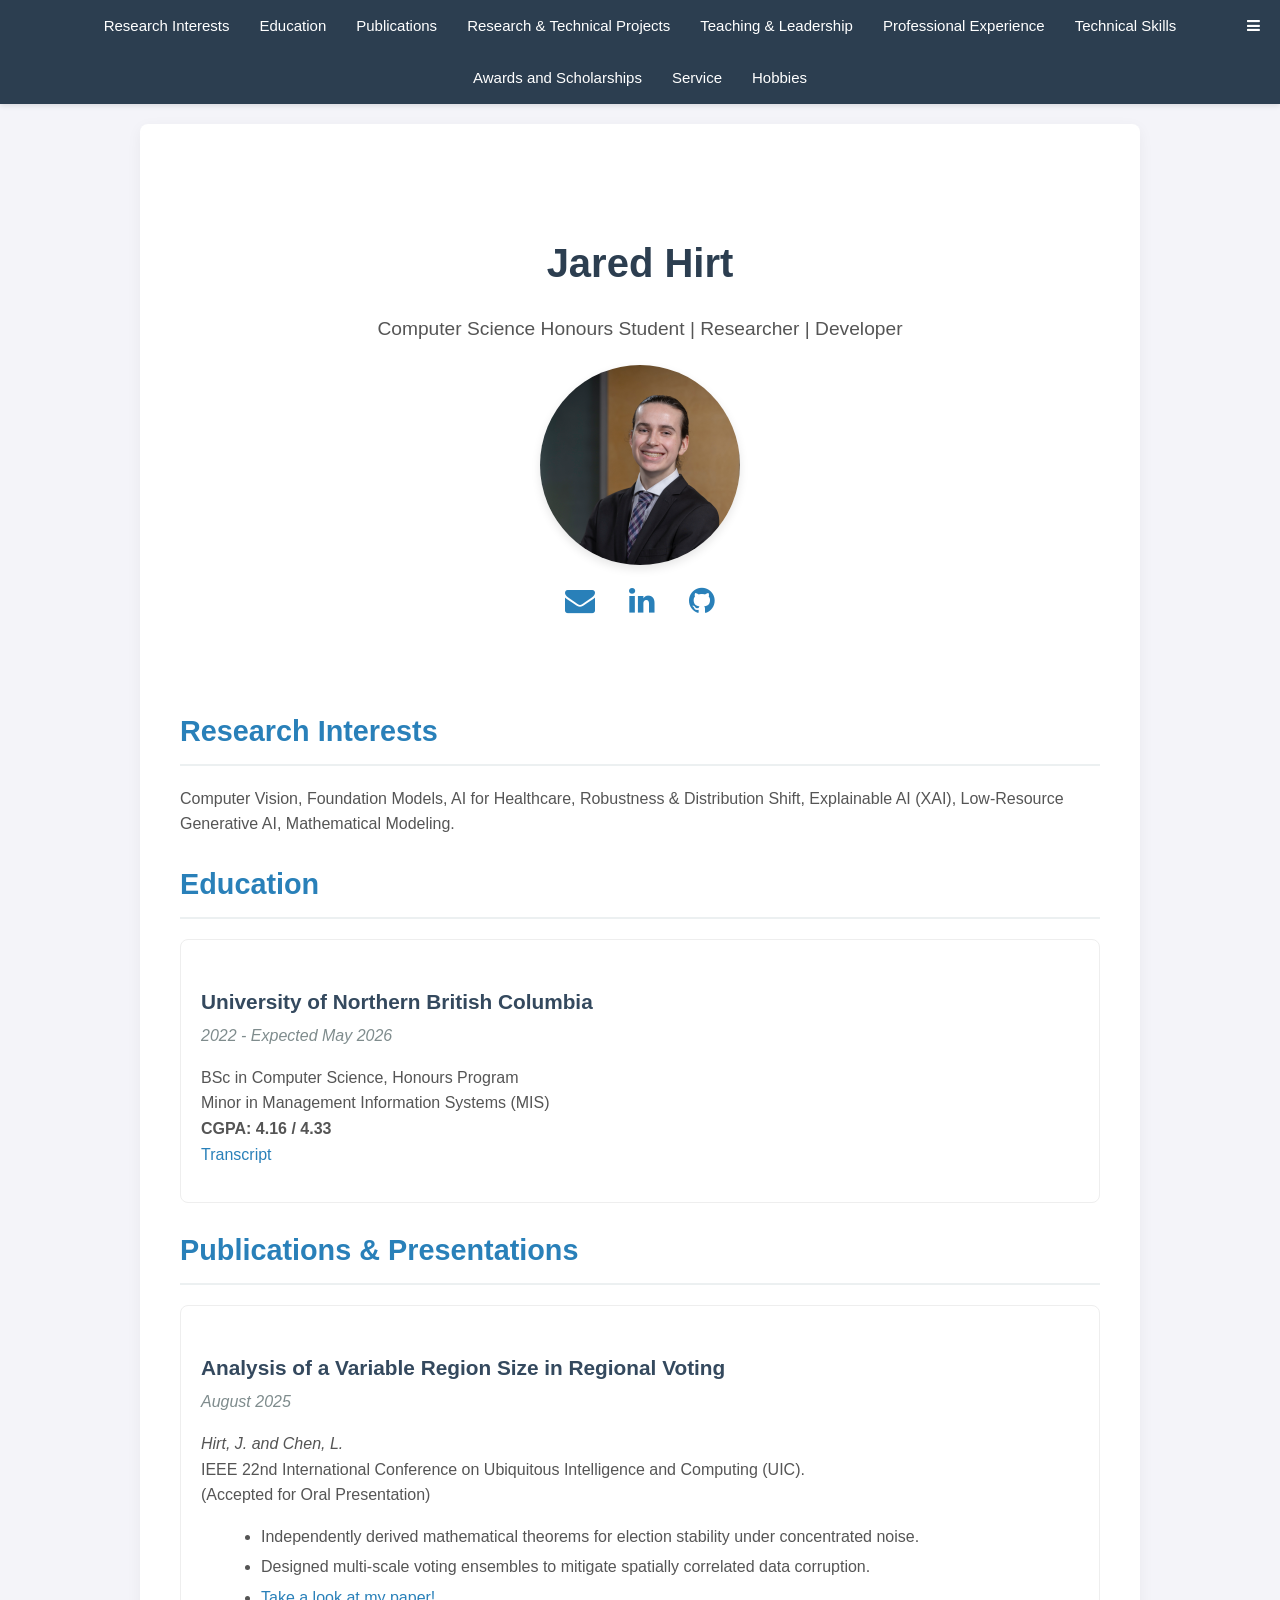
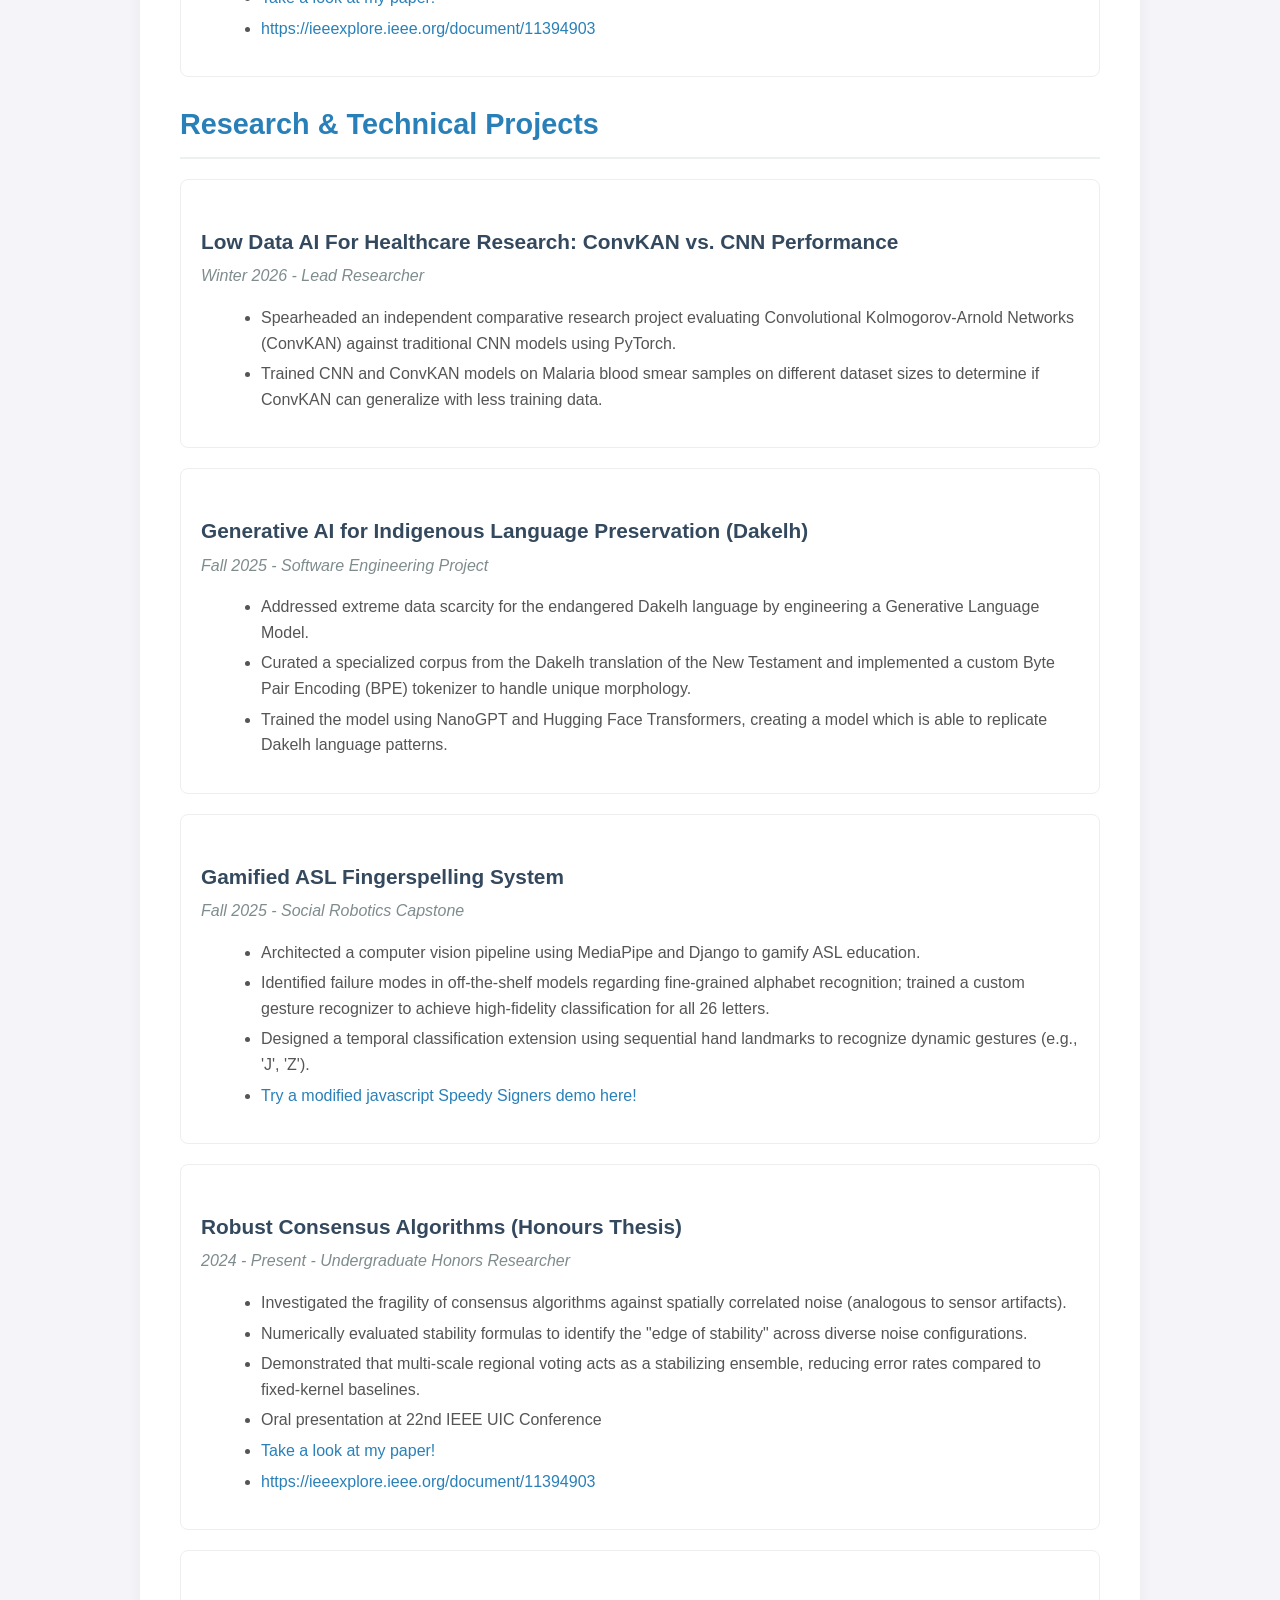
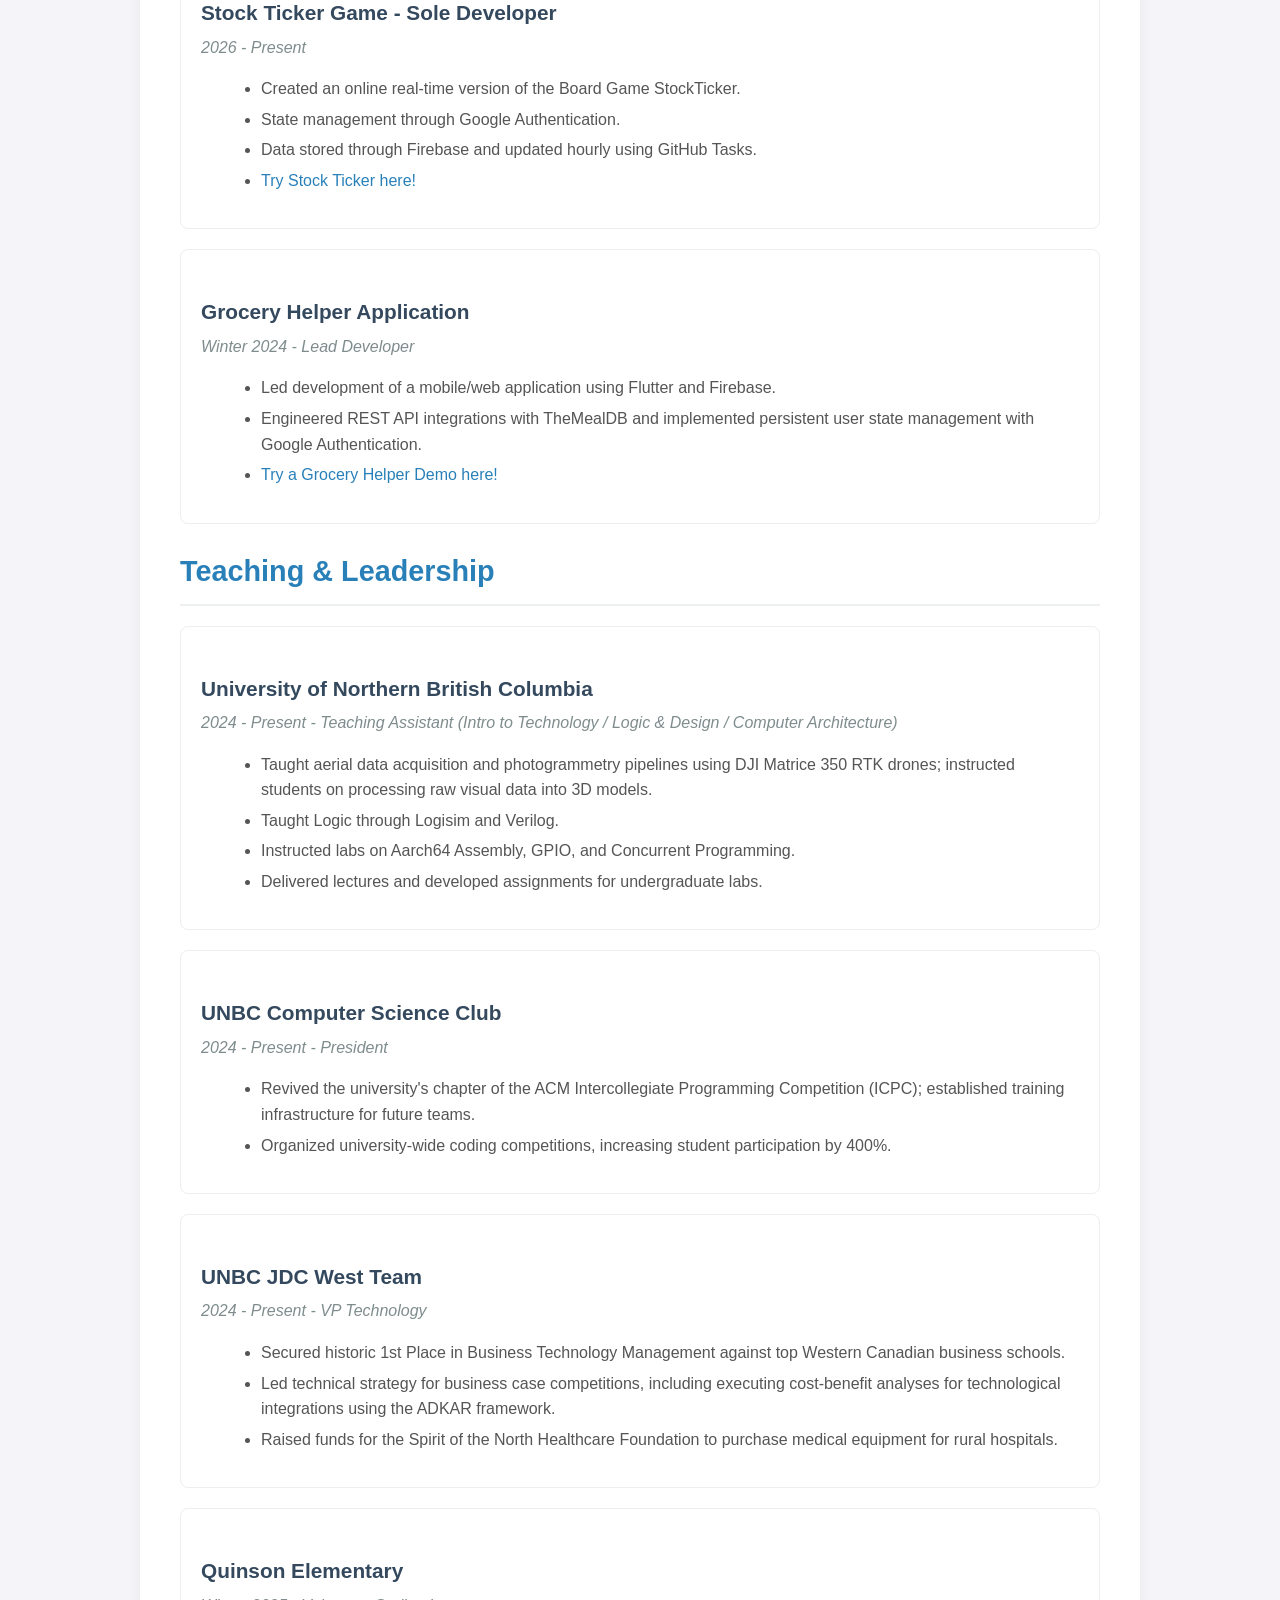
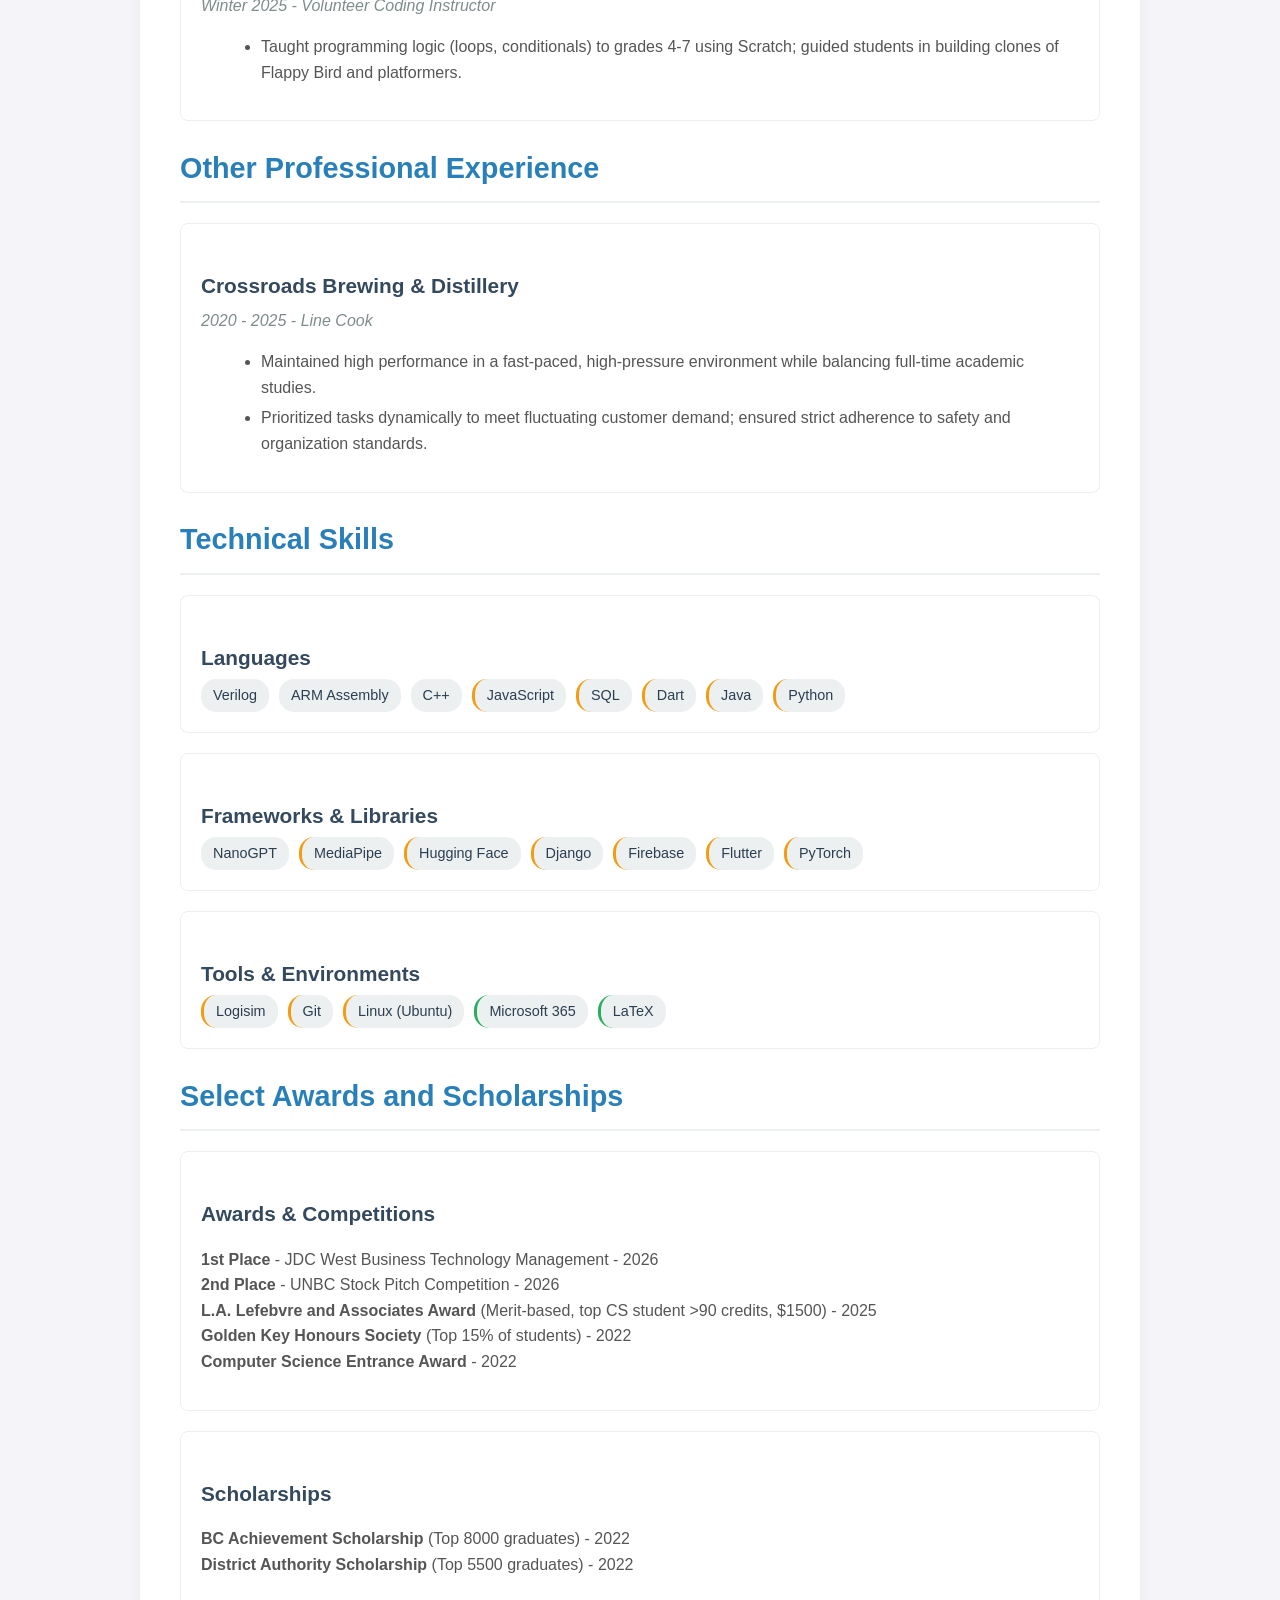
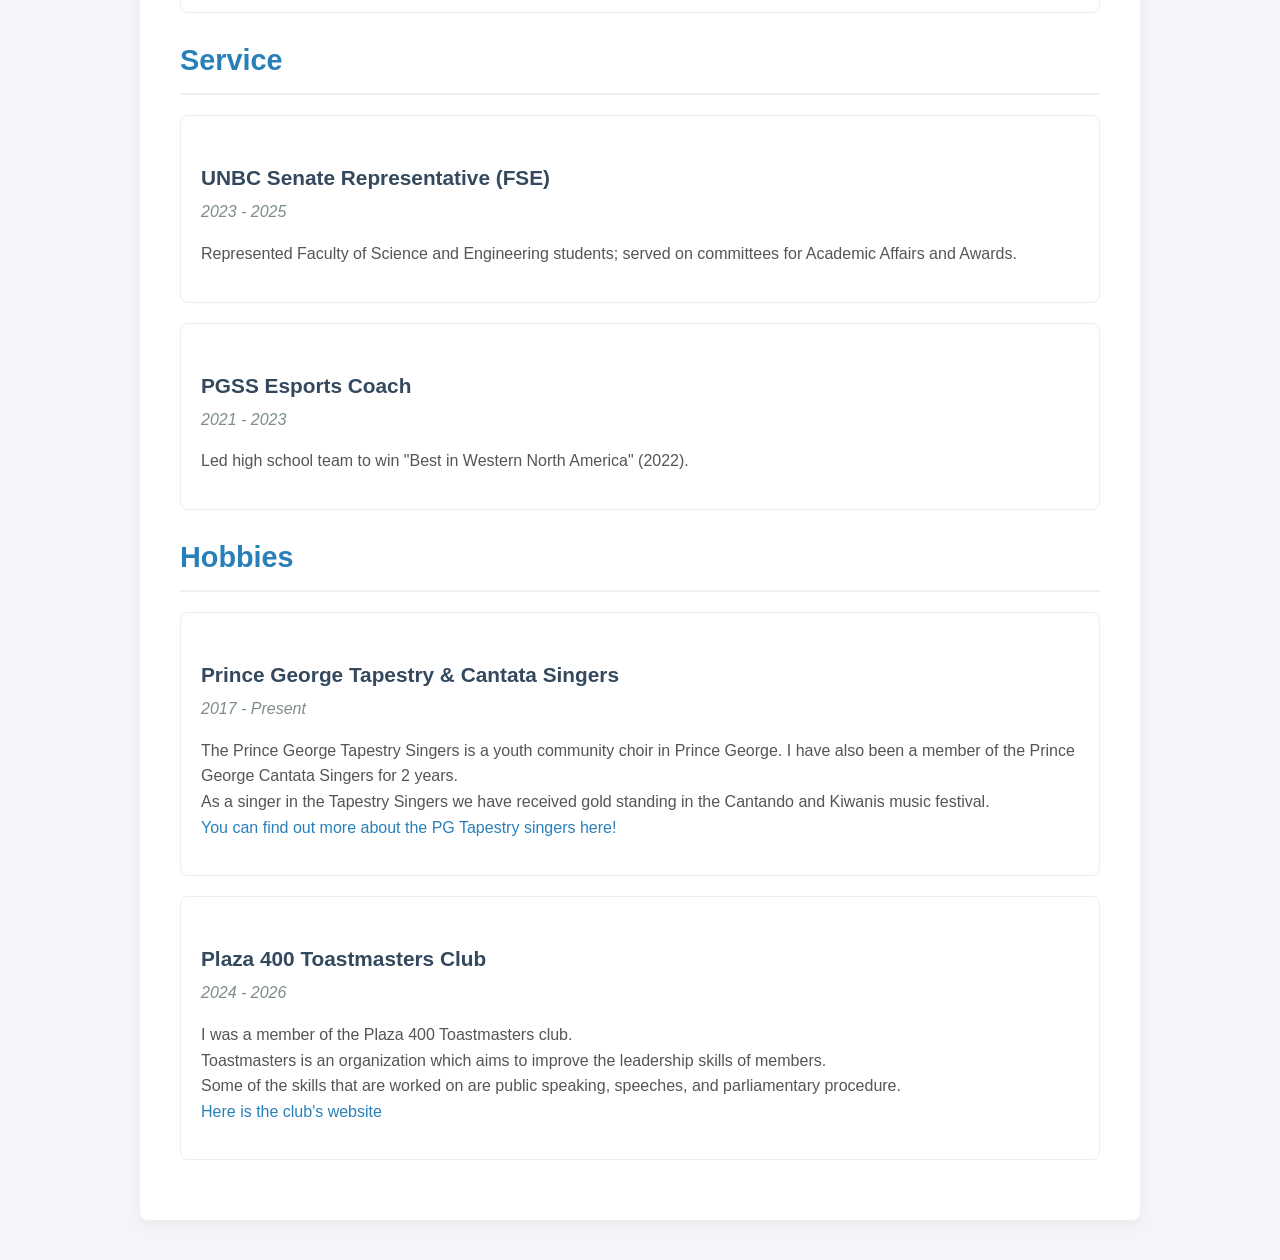
<file: index.html>
<!DOCTYPE html>
<html lang="en">
    <head>
        <meta charset="UTF-8">
        <title>Jared Hirt's Website</title>
        <link rel="stylesheet" href="mystyle.css">
        <link rel="stylesheet" href="https://cdnjs.cloudflare.com/ajax/libs/font-awesome/4.7.0/css/font-awesome.min.css">
        <meta name="viewport" content="width=device-width, initial-scale=1.0">
    </head>

    <body>
        <div class="topnav">
            <a href="" class="active">Home</a>
            <div id="myLinks">
                <a href="#ResearchInterests" onclick="myFunction()">Research Interests</a>
                <a href="#Education" onclick="myFunction()">Education</a>
                <a href="#Publications" onclick="myFunction()">Publications</a>
                <a href="#ResearchProjects" onclick="myFunction()">Research & Technical Projects</a>
                <a href="#TeachingLeadership" onclick="myFunction()">Teaching & Leadership</a>
                <a href="#ProfessionalExperience" onclick="myFunction()">Professional Experience</a>
                <a href="#TechnicalSkills" onclick="myFunction()">Technical Skills</a>
                <a href="#AwardsandScholarships" onclick="myFunction()">Awards and Scholarships</a>
                <a href="#Service" onclick="myFunction()">Service</a>
                <a href="#Hobbies" onclick="myFunction()">Hobbies</a>
            </div>
            <a href="javascript:void(0);" class="icon" onclick="myFunction()">
                <i class="fa fa-bars"></i>
            </a>
        </div>

        <div class="container">
            <div class="center">
                <h1>Jared Hirt</h1>
                <p style="font-size: 1.2em; color: #555;">Computer Science Honours Student | Researcher | Developer</p>
                
                <img src="Headshot.JPG" alt="Jared Hirt Headshot">
                
                <div class="social-links" style="margin-top: 20px;">
                    <a href="mailto:JaredHirt@hotmail.com" title="Email"><i class="fa fa-envelope" style="font-size:30px; margin: 0 15px;"></i></a>
                    <a href="https://ca.linkedin.com/in/jared-hirt" title="LinkedIn"><i class="fa fa-linkedin" style="font-size:30px; margin: 0 15px;"></i></a>
                    <a href="https://github.com/JaredHirt" title="GitHub"><i class="fa fa-github" style="font-size:30px; margin: 0 15px;"></i></a>
                </div>
            </div>

            <br>
        
            <h2 id="ResearchInterests">
                Research Interests
                <br>
            </h2>
            <p>
                Computer Vision, Foundation Models, AI for Healthcare, Robustness & Distribution Shift, Explainable AI (XAI), Low-Resource Generative AI, Mathematical Modeling.
            </p>

            <h2 id="Education">
                Education
                <br>
            </h2>
            <div class="project-grid">
                <div class="project-card">
                    <h3>
                        University of Northern British Columbia 
                    </h3>
                    <h4>
                        2022 - Expected May 2026
                    </h4>
                    <p>
                        BSc in Computer Science, Honours Program <br>
                        Minor in Management Information Systems (MIS) <br>
                        <b>CGPA: 4.16 / 4.33</b> 
                        <br>
                        <a href="Transcript.pdf">Transcript</a>
                    </p>
                </div>
            </div>

            <h2 id="Publications">
                Publications & Presentations
                <br>
            </h2>
            <div class="project-grid">
                <div class="project-card">
                    <h3>
                        Analysis of a Variable Region Size in Regional Voting
                    </h3>
                    <h4>
                        August 2025
                    </h4>
                    <p>
                        <i>Hirt, J. and Chen, L.</i> <br>
                        IEEE 22nd International Conference on Ubiquitous Intelligence and Computing (UIC). <br>
                        (Accepted for Oral Presentation)
                    </p>
                    <ul>
                        <li>Independently derived mathematical theorems for election stability under concentrated noise.</li>
                        <li>Designed multi-scale voting ensembles to mitigate spatially correlated data corruption.</li>
                        <li> <a href="thesis.pdf">Take a look at my paper!</a> </li>
                        <li> <a href="https://ieeexplore.ieee.org/document/11394903">https://ieeexplore.ieee.org/document/11394903</a></li>
                    </ul>
                </div>
            </div>

            <h2 id="ResearchProjects">
                Research & Technical Projects
                <br>
            </h2>
            <div class="project-grid">
                <div class="project-card">
                    <h3>
                        Low Data AI For Healthcare Research: ConvKAN vs. CNN Performance
                    </h3>
                    <h4>
                        Winter 2026 - Lead Researcher
                    </h4>
                    <ul>
                        <li>Spearheaded an independent comparative research project evaluating Convolutional Kolmogorov-Arnold Networks (ConvKAN) against traditional CNN models using PyTorch.</li>
                        <li>Trained CNN and ConvKAN models on Malaria blood smear samples on different dataset sizes to determine if ConvKAN can generalize with less training data.</li>
                    </ul>
                </div>

                <div class="project-card">
                    <h3>
                        Generative AI for Indigenous Language Preservation (Dakelh)
                    </h3>
                    <h4>
                        Fall 2025 - Software Engineering Project
                    </h4>
                    <ul>
                        <li>Addressed extreme data scarcity for the endangered Dakelh language by engineering a Generative Language Model.</li>
                        <li>Curated a specialized corpus from the Dakelh translation of the New Testament and implemented a custom Byte Pair Encoding (BPE) tokenizer to handle unique morphology.</li>
                        <li>Trained the model using NanoGPT and Hugging Face Transformers, creating a model which is able to replicate Dakelh language patterns.</li>
                    </ul>
                </div>

                <div class="project-card">
                    <h3>
                        Gamified ASL Fingerspelling System
                    </h3>
                    <h4>
                        Fall 2025 - Social Robotics Capstone
                    </h4>
                    <ul>
                        <li>Architected a computer vision pipeline using MediaPipe and Django to gamify ASL education.</li>
                        <li>Identified failure modes in off-the-shelf models regarding fine-grained alphabet recognition; trained a custom gesture recognizer to achieve high-fidelity classification for all 26 letters.</li>
                        <li>Designed a temporal classification extension using sequential hand landmarks to recognize dynamic gestures (e.g., 'J', 'Z').</li>
                        <li><a href="projects/ASL/index.html">Try a modified javascript Speedy Signers demo here!</a></li>
                    </ul>
                </div>

                <div class="project-card">
                    <h3>
                        Robust Consensus Algorithms (Honours Thesis)
                    </h3>
                    <h4>
                        2024 - Present - Undergraduate Honors Researcher
                    </h4>
                    <ul>
                        <li>Investigated the fragility of consensus algorithms against spatially correlated noise (analogous to sensor artifacts).</li>
                        <li>Numerically evaluated stability formulas to identify the "edge of stability" across diverse noise configurations.</li>
                        <li>Demonstrated that multi-scale regional voting acts as a stabilizing ensemble, reducing error rates compared to fixed-kernel baselines.</li>
                        <li> Oral presentation at 22nd IEEE UIC Conference </li>
                        <li> <a href="thesis.pdf">Take a look at my paper!</a> </li>
                        <li> <a href="https://ieeexplore.ieee.org/document/11394903">https://ieeexplore.ieee.org/document/11394903</a></li>
                    </ul>
                </div>
                <div class="project-card">
                    <h3>
                        Stock Ticker Game - Sole Developer
                    </h3>
                    <h4>
                        2026 - Present
                    </h4>
                    <ul>
                        <li>Created an online real-time version of the Board Game StockTicker.</li>
                        <li>State management through Google Authentication.</li>
                        <li>Data stored through Firebase and updated hourly using GitHub Tasks. </li>
                        <li><a href="https://jared.hirt.ca/stockticker/index.html">Try Stock Ticker here!</a></li>
                    </ul>
                </div>

                <div class="project-card">
                    <h3>
                        Grocery Helper Application
                    </h3>
                    <h4>
                        Winter 2024 - Lead Developer
                    </h4>
                    <ul>
                        <li>Led development of a mobile/web application using Flutter and Firebase.</li>
                        <li>Engineered REST API integrations with TheMealDB and implemented persistent user state management with Google Authentication.</li>
                        <li><a href="flutter/groceryhelper/index.html">Try a Grocery Helper Demo here!</a></li>
                    </ul>
                </div>
            </div>

            <h2 id="TeachingLeadership">
                Teaching & Leadership
                <br>
            </h2>
            <div class="project-grid">
                <div class="project-card">
                    <h3>
                        University of Northern British Columbia
                    </h3>
                    <h4>
                        2024 - Present - Teaching Assistant (Intro to Technology / Logic & Design / Computer Architecture)
                    </h4>
                    <ul>
                        <li>Taught aerial data acquisition and photogrammetry pipelines using DJI Matrice 350 RTK drones; instructed students on processing raw visual data into 3D models.</li>
                        <li>Taught Logic through Logisim and Verilog.</li>
                        <li>Instructed labs on Aarch64 Assembly, GPIO, and Concurrent Programming.</li>
                        <li>Delivered lectures and developed assignments for undergraduate labs.</li>
                    </ul>
                </div>

                <div class="project-card">
                    <h3>
                        UNBC Computer Science Club
                    </h3>
                    <h4>
                        2024 - Present - President
                    </h4>
                    <ul>
                        <li>Revived the university's chapter of the ACM Intercollegiate Programming Competition (ICPC); established training infrastructure for future teams.</li>
                        <li>Organized university-wide coding competitions, increasing student participation by 400%.</li>
                    </ul>
                </div>

                <div class="project-card">
                    <h3>
                        UNBC JDC West Team
                    </h3>
                    <h4>
                        2024 - Present - VP Technology
                    </h4>
                    <ul>
                        <li>Secured historic 1st Place in Business Technology Management against top Western Canadian business schools.</li>
                        <li>Led technical strategy for business case competitions, including executing cost-benefit analyses for technological integrations using the ADKAR framework.</li>
                        <li>Raised funds for the Spirit of the North Healthcare Foundation to purchase medical equipment for rural hospitals.</li>
                    </ul>
                </div>

                <div class="project-card">
                    <h3>
                        Quinson Elementary
                    </h3>
                    <h4>
                        Winter 2025 - Volunteer Coding Instructor
                    </h4>
                    <ul>
                        <li>Taught programming logic (loops, conditionals) to grades 4-7 using Scratch; guided students in building clones of Flappy Bird and platformers.</li>
                    </ul>
                </div>
            </div>

            <h2 id="ProfessionalExperience">
                Other Professional Experience
                <br>
            </h2>
            <div class="project-grid">
                <div class="project-card">
                    <h3>
                        Crossroads Brewing & Distillery
                    </h3>
                    <h4>
                        2020 - 2025 - Line Cook
                    </h4>
                    <ul>
                        <li>Maintained high performance in a fast-paced, high-pressure environment while balancing full-time academic studies.</li>
                        <li>Prioritized tasks dynamically to meet fluctuating customer demand; ensured strict adherence to safety and organization standards.</li>
                    </ul>
                </div>
            </div>

            <h2 id="TechnicalSkills">Technical Skills</h2>
            <div class="project-grid">
                <div class="project-card skill-category">
                    <h3>Languages</h3>
                    <div class="tags">
                        <span class="tag beginner">Verilog</span>
                        <span class="tag beginner">ARM Assembly</span>
                        <span class="tag beginner">C++</span>
                        <span class="tag intermediate">JavaScript</span>
                        <span class="tag intermediate">SQL</span>
                        <span class="tag intermediate">Dart</span>
                        <span class="tag intermediate">Java</span>
                        <span class="tag intermediate">Python</span>
                    </div>
                </div>
                <div class="project-card skill-category">
                    <h3>Frameworks & Libraries</h3>
                    <div class="tags">
                        <span class="tag beginner">NanoGPT</span>
                        <span class="tag intermediate">MediaPipe</span>
                        <span class="tag intermediate">Hugging Face</span>
                        <span class="tag intermediate">Django</span>
                        <span class="tag intermediate">Firebase</span>
                        <span class="tag intermediate">Flutter</span>
                        <span class="tag intermediate">PyTorch</span>
                    </div>
                </div>
                <div class="project-card skill-category">
                    <h3>Tools & Environments</h3>
                    <div class="tags">
                        <span class="tag intermediate">Logisim</span>
                        <span class="tag intermediate">Git</span>
                        <span class="tag intermediate">Linux (Ubuntu)</span>
                        <span class="tag advanced">Microsoft 365</span>
                        <span class="tag advanced">LaTeX</span>
                    </div>
                </div>
            </div>

            <h2 id="AwardsandScholarships">
                Select Awards and Scholarships
                <br>
            </h2>
            <div class="project-grid">
                <div class="project-card">
                    <h3>
                        Awards & Competitions
                    </h3>
                    <p>
                        <b>1st Place</b> - JDC West Business Technology Management - 2026 <br>
                        <b>2nd Place</b> - UNBC Stock Pitch Competition - 2026 <br>
                        <b>L.A. Lefebvre and Associates Award</b> (Merit-based, top CS student >90 credits, $1500) - 2025 <br>
                        <b>Golden Key Honours Society</b> (Top 15% of students) - 2022 <br>
                        <b>Computer Science Entrance Award</b> - 2022
                    </p>
                </div>

                <div class="project-card">
                    <h3>
                        Scholarships
                    </h3>
                    <p>
                        <b>BC Achievement Scholarship</b> (Top 8000 graduates) - 2022 <br>
                        <b>District Authority Scholarship</b> (Top 5500 graduates) - 2022
                    </p>
                </div>
            </div>

            <h2 id="Service">
                Service
                <br>
            </h2>
            <div class="project-grid">
                <div class="project-card">
                    <h3>
                        UNBC Senate Representative (FSE)
                    </h3>
                    <h4>
                        2023 - 2025
                    </h4>
                    <p>
                        Represented Faculty of Science and Engineering students; served on committees for Academic Affairs and Awards.
                    </p>
                </div>

                <div class="project-card">
                    <h3>
                        PGSS Esports Coach
                    </h3>
                    <h4>
                        2021 - 2023
                    </h4>
                    <p>
                        Led high school team to win "Best in Western North America" (2022).
                    </p>
                </div>
            </div>

            <h2 id="Hobbies">
                Hobbies
                <br>
            </h2>
            <div class="project-grid">
                <div class="project-card">
                    <h3>
                        Prince George Tapestry & Cantata Singers
                    </h3>
                    <h4>
                        2017 - Present
                    </h4>
                    <p>
                        The Prince George Tapestry Singers is a youth community choir in Prince George. I have also been a member of the Prince George Cantata Singers for 2 years. <br>
                        As a singer in the Tapestry Singers we have received gold standing in the Cantando and Kiwanis music festival. <br>
                        <a href="https://pgtapestry.ca/about-us/senior-singers">You can find out more about the PG Tapestry singers here!</a>
                    </p>
                </div>
            
                <div class="project-card">
                    <h3>
                        Plaza 400 Toastmasters Club
                    </h3>
                    <h4>
                        2024 - 2026
                    </h4>
                    <p>
                        I was a member of the Plaza 400 Toastmasters club. <br>
                        Toastmasters is an organization which aims to improve the leadership skills of members. <br>
                        Some of the skills that are worked on are public speaking, speeches, and parliamentary procedure.<br>
                        <a href="https://plaza400.toastmastersclubs.org/">Here is the club's website</a>
                    </p>
                </div>
            </div>

        </div>
        
        <script>
            function myFunction() {
                var x = document.getElementById("myLinks");
                if (x.style.display === "block") {
                    x.style.display = "none";
                } else {
                    x.style.display = "block";
                }
            }
        </script>
    </body>
</html>
</file>
<file: mystyle.css>
* {
    box-sizing: border-box;
}
html {
    scroll-behavior: smooth;
    scroll-padding-top: 70px; /* This fixes the sticky header covering text problem */
}
body {
    margin: 0;
    padding: 0;
    display: flex;
    flex-direction: column;
    align-items: center; /* Centers vertically (optional) */
    min-height: 100vh; /* Ensures full viewport height */
    background-color: #f4f4f9; /* Softer background color */
    font-family: 'Segoe UI', Tahoma, Geneva, Verdana, sans-serif;
    color: #333; /* Darker text for readability */
    line-height: 1.6;
}


/* Style the navigation menu */
.topnav {
    background-color: #2c3e50; /* Modern dark blue */
    position: sticky; /* Sticky instead of fixed for better mobile handling */
    top: 0;
    width: 100%;
    z-index: 1000;
    box-shadow: 0 2px 5px rgba(0,0,0,0.1);
}

/* Hide the links inside the navigation menu (except for logo/home) */
.topnav #myLinks {
    display: none;
    flex-direction: column; /* Stack on mobile */
    width: 100%;
}

/* Show links on larger screens */
@media screen and (min-width: 768px) {
    .topnav {
        display: flex;
        justify-content: center; /* Center nav items */
        align-items: center;
    }
    .topnav #myLinks {
        display: flex;
        flex-direction: row;
        width: auto;
        background: none;
        position: static;
        flex-wrap: wrap; /* Allow wrapping if needed */
        justify-content: center; /* Center items */
    }
    .topnav a.icon {
        display: none; /* Hide hamburger on desktop */
    }
    .topnav a.active {
        display: none; /* Hide separate "Home" link on desktop if redundant */
    }
}


/* Style navigation menu links */
.topnav a {
    color: white;
    padding: 14px 15px; /* Slightly reduced padding */
    text-decoration: none;
    font-size: 15px; /* Slightly smaller font size */
    font-weight: 500;
    transition: background-color 0.3s;
    white-space: nowrap; /* Prevent text wrapping */
}

/* Style the hamburger menu */
.topnav a.icon {
    background: #2c3e50;
    display: block;
    position: absolute;
    right: 0;
    top: 0;
    padding: 14px 20px;
}

/* Add a grey background color on mouse-over */
.topnav a:hover {
    background-color: #34495e;
    color: #ecf0f1;
}

.center {
    margin-left:auto;
    margin-right:auto;
    text-align:center;
    padding: 40px 0;
}

.container {
    margin-top: 20px; /* Reduced top margin since nav is sticky */
    margin-bottom: 40px;
    width: 90%; /* Responsive width */
    max-width: 1000px; /* Slightly narrower for readability */
    text-align: left;
    background-color: white;
    padding: 40px;
    box-shadow: 0 4px 15px rgba(0, 0, 0, 0.05); /* Softer shadow */
    border-radius: 8px; /* Rounded corners */
}

h1 {
    color: #2c3e50;
    font-size: 2.5em;
    margin-bottom: 10px;
    font-weight: 700;
}

h2 {
    margin-bottom: 20px;
    color: #2980b9; /* Modern blue */
    font-size: 1.8em;
    border-bottom: 2px solid #ecf0f1; /* Subtle divider */
    padding-bottom: 10px;
    margin-left: 0; /* Align left */
}

h3 {
    color: #34495e;
    margin-top: 25px;
    margin-bottom: 5px;
    font-size: 1.3em;
    margin-left: 0;
}

h4 {
    color: #7f8c8d; /* Muted subtitle color */
    margin-top: 0;
    margin-bottom: 15px;
    font-weight: 500;
    font-size: 1em;
    margin-left: 0;
    font-style: italic;
}

p {
    margin-left: 0;
    margin-bottom: 15px;
    color: #555;
}

ul {
    margin-left: 20px;
    margin-bottom: 15px;
    color: #555;
}

li {
    margin-bottom: 5px;
}

img {
    width: 200px; /* Smaller, more standard headshot size */
    height: 200px;
    object-fit: cover; /* Ensures image fills circle without distortion */
    object-position: center top; /* Focuses on the top center of the image (face) */
    border-radius: 50%; /* Circular headshot */
    box-shadow: 0 4px 10px rgba(0,0,0,0.1);
    margin-top: 20px;
    display: block; /* Helps with centering */
    margin-left: auto;
    margin-right: auto;
}

a {
    color: #2980b9;
    text-decoration: none;
    transition: color 0.2s;
}

a:hover {
    color: #1abc9c;
    text-decoration: underline;
}

.skills-container {
    display: grid;
    grid-template-columns: repeat(auto-fit, minmax(300px, 1fr));
    gap: 20px;
}
.project-card {
    background: white;
    border: 1px solid #eee;
    padding: 20px;
    border-radius: 8px;
    margin-bottom: 20px;
    transition: transform 0.2s, box-shadow 0.2s;
}
.project-card:hover {
    transform: translateY(-3px);
    box-shadow: 0 5px 15px rgba(0,0,0,0.1);
    border-color: #b3e5fc; /* Subtle blue highlight */
}
.tags {
    display: flex;
    flex-wrap: wrap;
    gap: 10px;
}
.tag {
    background-color: #ecf0f1;
    padding: 5px 12px;
    border-radius: 15px;
    font-size: 0.9em;
    font-weight: 500;
    color: #2c3e50;
}
/* Optional: Color code by proficiency */
.tag.advanced { border-left: 3px solid #27ae60; }
.tag.intermediate { border-left: 3px solid #f39c12; }

/* Responsive adjustments */
@media screen and (max-width: 600px) {
    .container {
        width: 100%;
        padding: 20px;
        margin-top: 0;
        border-radius: 0;
    }
    
    h1 { font-size: 2em; }
    h2 { font-size: 1.5em; }
}
</file>
